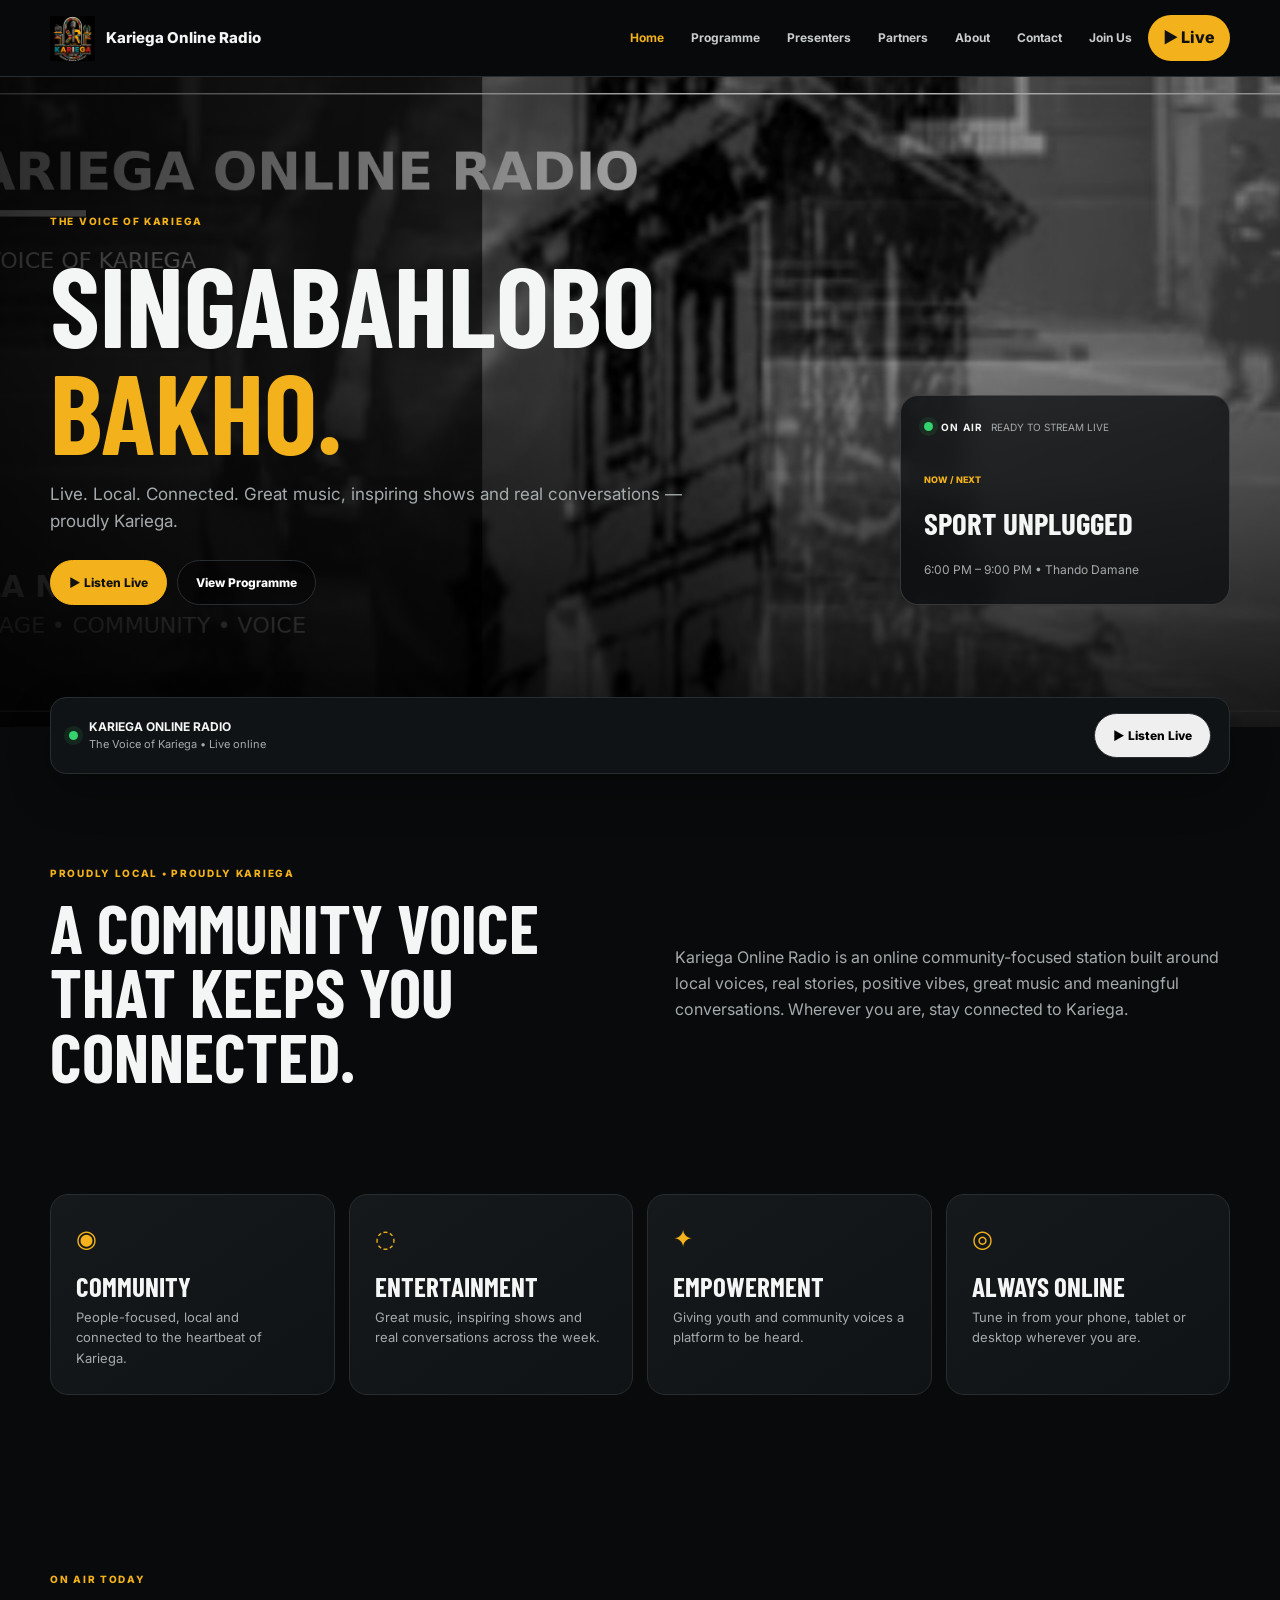
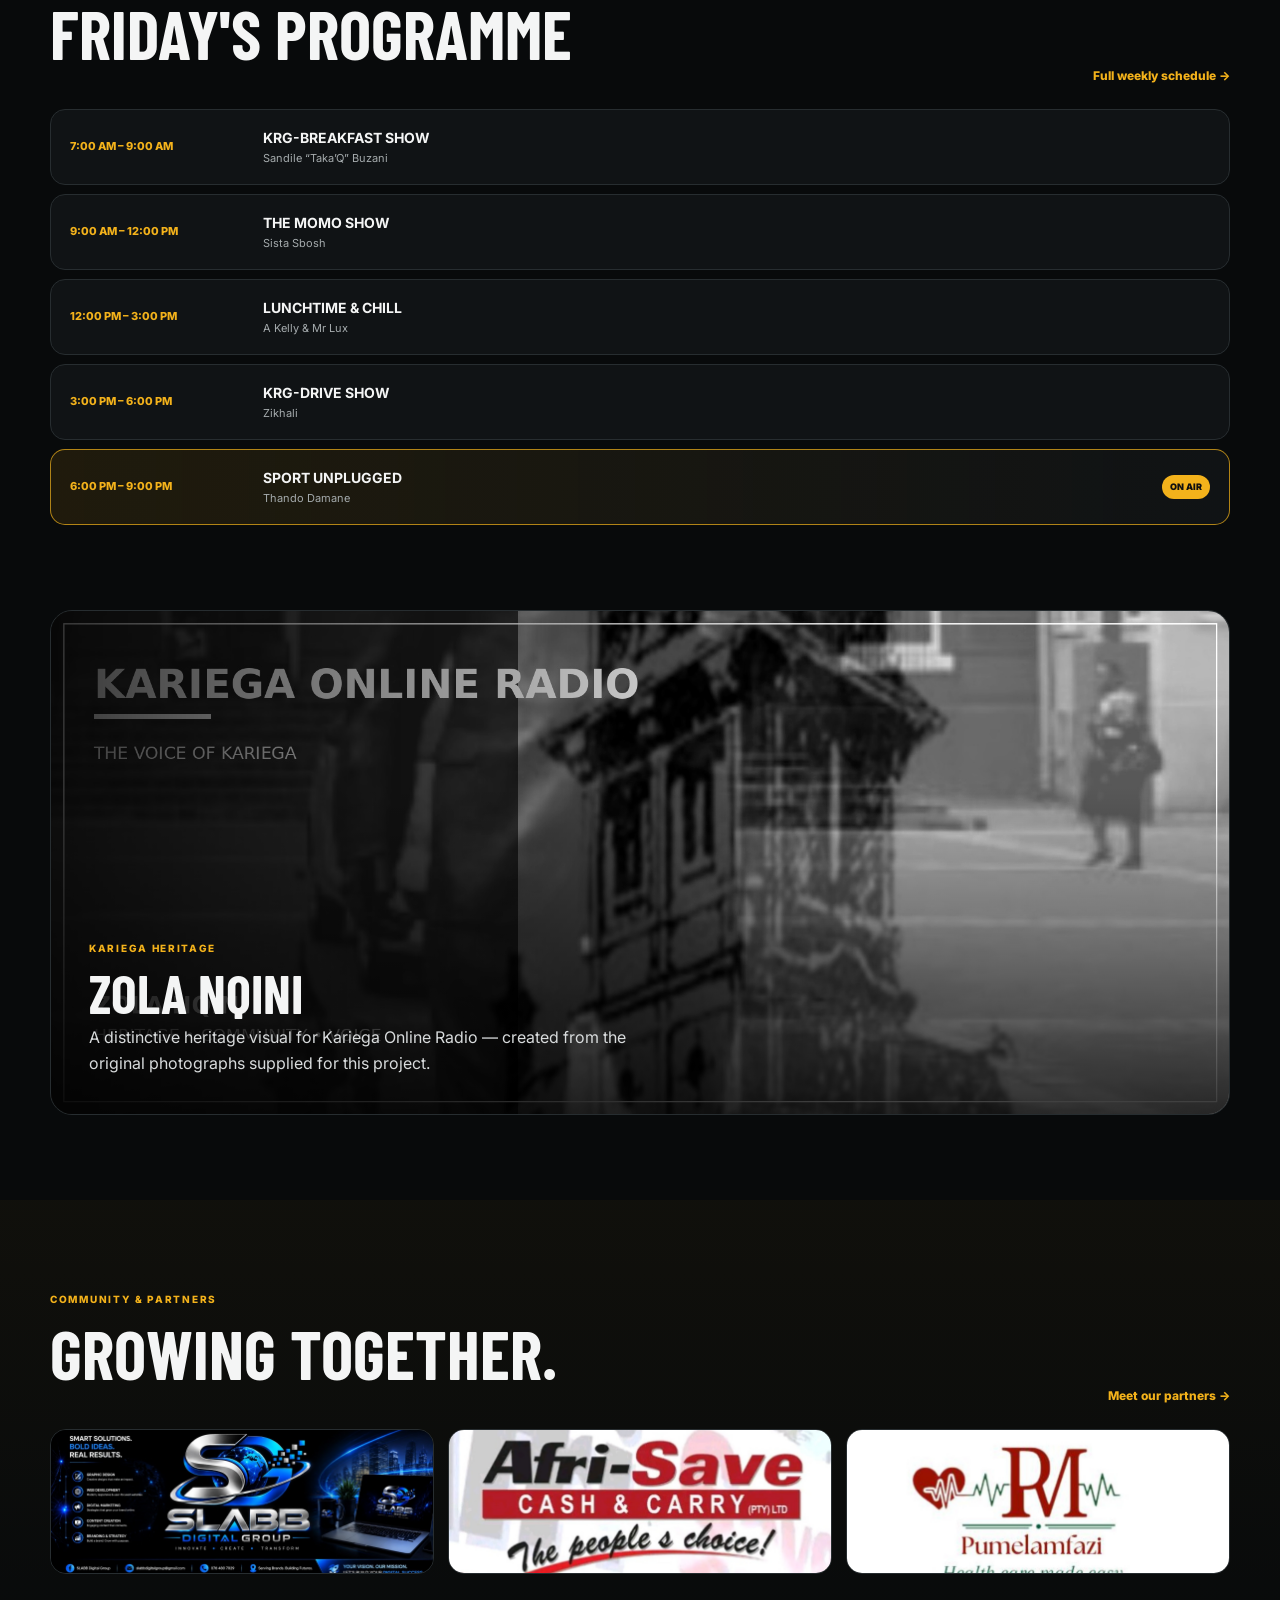
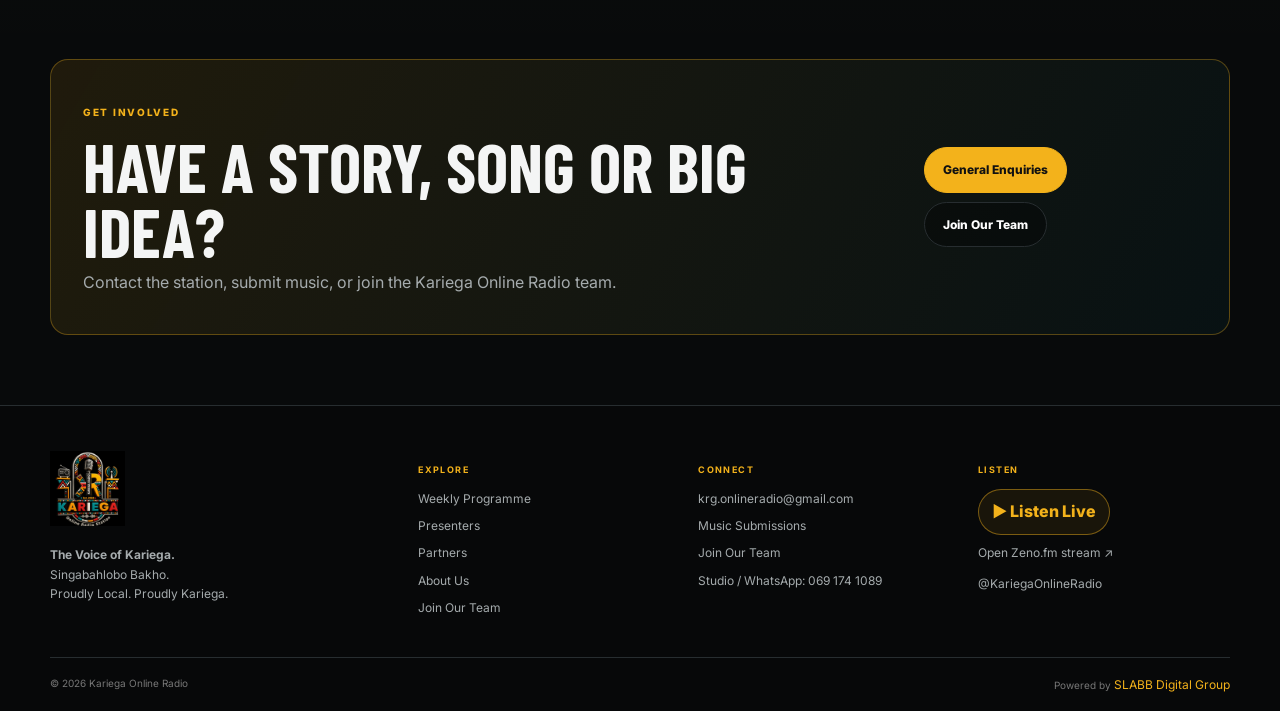
<file: index.html>
<!doctype html>
<html lang="en-ZA">
<head>
<meta charset="utf-8"><meta name="viewport" content="width=device-width,initial-scale=1,viewport-fit=cover">
<meta name="theme-color" content="#080a0b"><meta name="description" content="Kariega Online Radio — The Voice of Kariega. Live, local and connected.">
<link rel="manifest" href="manifest.json"><link rel="icon" href="assets/kariega-logo.png"><link rel="apple-touch-icon" href="assets/kariega-logo.png">
<link rel="stylesheet" href="styles.css"><title>Kariega Online Radio | The Voice of Kariega</title>
</head>
<body>
<div id="site-header"></div>
<main>
<section class="hero">
<img class="hero-image" src="assets/zola-nqini-heritage-banner.jpg" alt="Kariega heritage scene featuring Zola Nqini">
<div class="hero-shade"></div>
<div class="container hero-content">
<div class="hero-copy"><span class="eyebrow">THE VOICE OF KARIEGA</span><h1>Singabahlobo<br><em>Bakho.</em></h1><p>Live. Local. Connected. Great music, inspiring shows and real conversations — proudly Kariega.</p><div class="hero-actions"><button class="button primary" data-play>▶ Listen Live</button><a class="button secondary" href="schedule.html">View Programme</a><button id="installBtn" class="button secondary install">Install App</button></div></div>
<div class="glass hero-status"><div class="status-line"><span class="pulse"></span><strong>ON AIR</strong><span id="heroStatus">Ready to stream live</span></div><div class="status-show"><small>NOW / NEXT</small><strong id="heroNow">Checking today's programme…</strong><span id="heroNext"></span></div></div>
</div></section>
<section class="container live-bar"><div class="live-brand"><span class="pulse"></span><div><strong>KARIEGA ONLINE RADIO</strong><small id="liveMessage">The Voice of Kariega • Live online</small></div></div><button class="button mini" data-play>▶ Listen Live</button></section>
<section class="container section intro-grid"><div><span class="section-label">PROUDLY LOCAL • PROUDLY KARIEGA</span><h2>A community voice that keeps you connected.</h2></div><p>Kariega Online Radio is an online community-focused station built around local voices, real stories, positive vibes, great music and meaningful conversations. Wherever you are, stay connected to Kariega.</p></section>
<section class="container feature-grid section"><article class="feature"><div class="feature-icon">◉</div><h3>Community</h3><p>People-focused, local and connected to the heartbeat of Kariega.</p></article><article class="feature"><div class="feature-icon">◌</div><h3>Entertainment</h3><p>Great music, inspiring shows and real conversations across the week.</p></article><article class="feature"><div class="feature-icon">✦</div><h3>Empowerment</h3><p>Giving youth and community voices a platform to be heard.</p></article><article class="feature"><div class="feature-icon">◎</div><h3>Always Online</h3><p>Tune in from your phone, tablet or desktop wherever you are.</p></article></section>
<section class="container section"><div class="section-head"><div><span class="section-label">ON AIR TODAY</span><h2 id="todayTitle">Today's Programme</h2></div><a class="text-link" href="schedule.html">Full weekly schedule →</a></div><div id="todaySchedule" class="show-list"></div></section>
<section class="container heritage"><div class="heritage-card"><img src="assets/zola-nqini-heritage-banner.jpg" alt="Real Kariega heritage photographs"><div class="heritage-overlay"><div><span class="section-label">KARIEGA HERITAGE</span><h2>ZOLA NQINI</h2><p>A distinctive heritage visual for Kariega Online Radio — created from the original photographs supplied for this project.</p></div></div></div></section>
<section class="partner-highlight"><div class="container section"><div class="section-head"><div><span class="section-label">COMMUNITY & PARTNERS</span><h2>Growing together.</h2></div><a class="text-link" href="partners.html">Meet our partners →</a></div><div class="partner-strip"><a class="partner-mini" href="partners.html"><img src="assets/slabb-digital-group.jpg" alt="SLABB Digital Group"></a><a class="partner-mini" href="partners.html"><img src="assets/afri-save.jpg" alt="Afri-Save Cash & Carry"></a><a class="partner-mini" href="partners.html"><img src="assets/pumelamfazi.jpg" alt="Pumelamfazi Clinic Services"></a></div></div></section>
<section class="container cta section"><div><span class="section-label">GET INVOLVED</span><h2>Have a story, song or big idea?</h2><p>Contact the station, submit music, or join the Kariega Online Radio team.</p></div><div class="cta-actions"><a class="button primary" href="mailto:krg.onlineradio@gmail.com">General Enquiries</a><a class="button secondary" href="join.html">Join Our Team</a></div></section>
</main><div id="site-footer"></div><script src="app.js"></script>
</body></html>
</file>
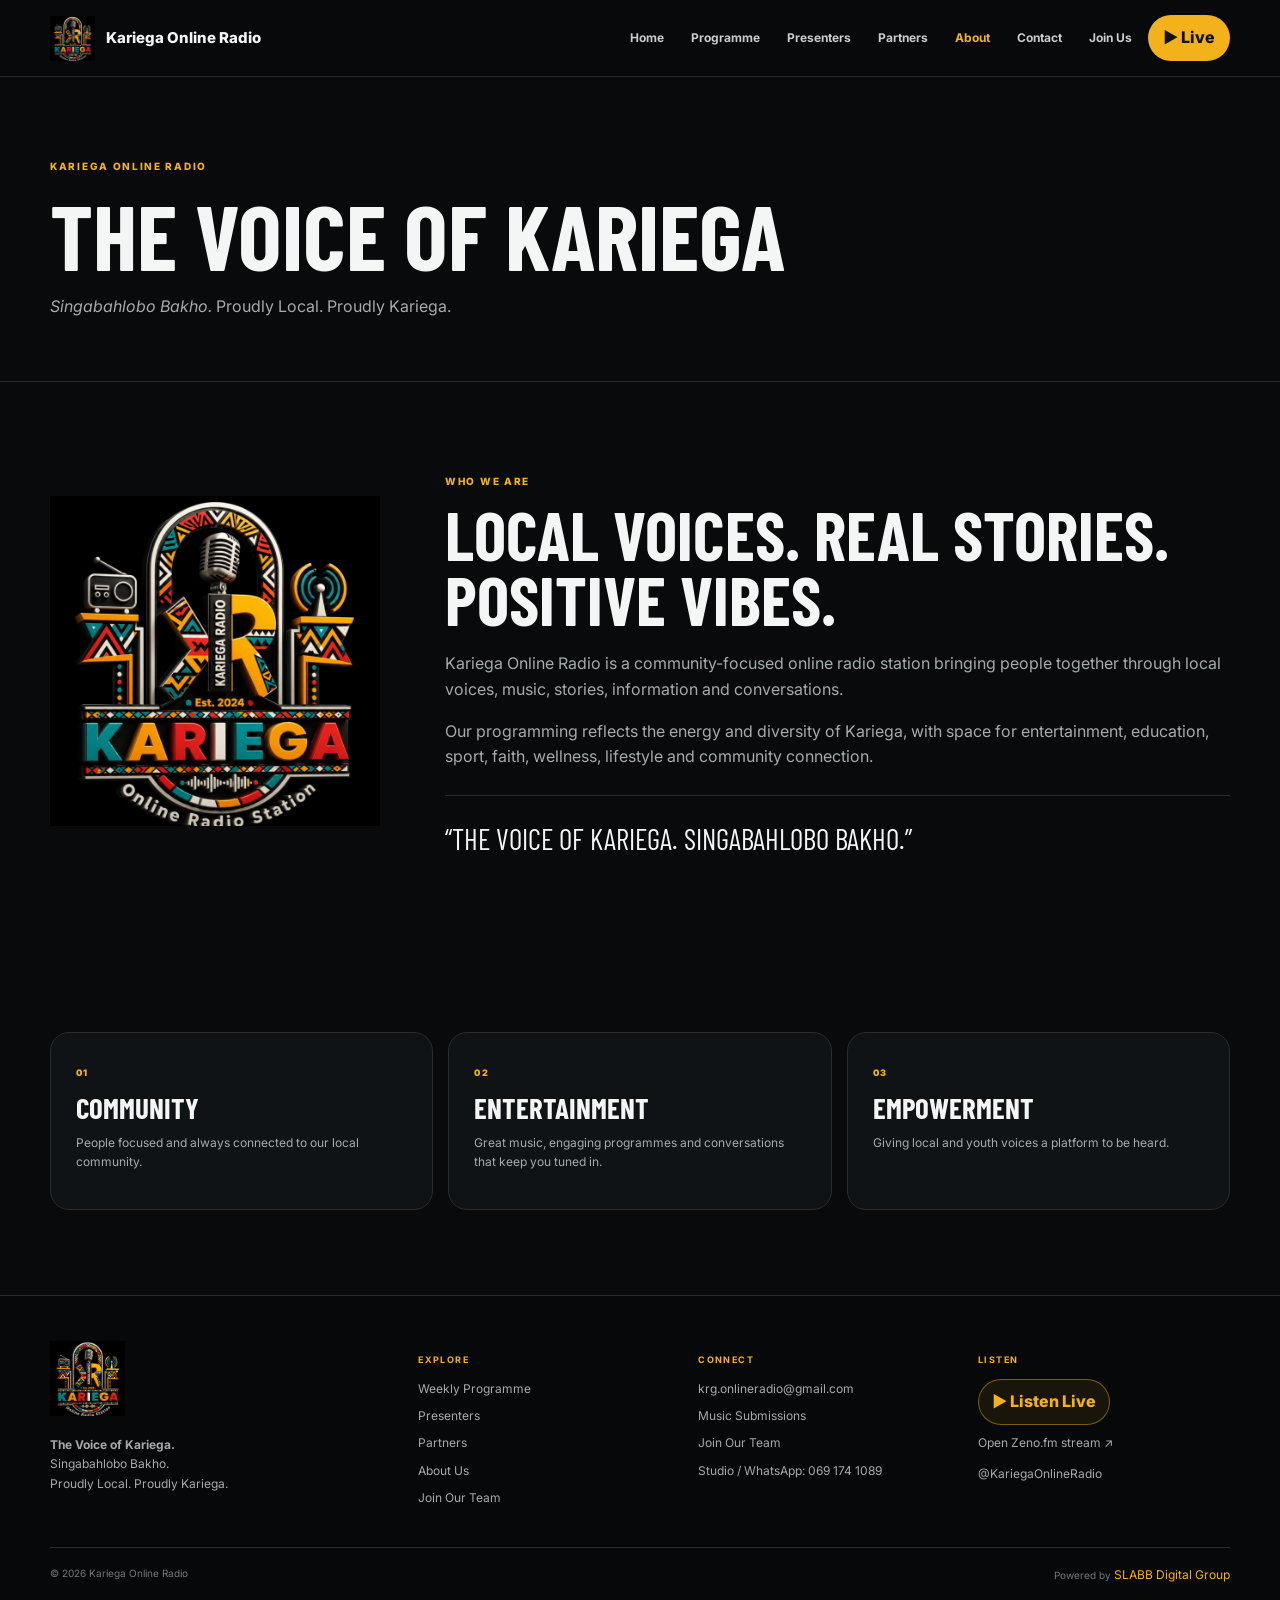
<file: about.html>
<!doctype html><html lang="en-ZA"><head>
<meta charset="utf-8"><meta name="viewport" content="width=device-width, initial-scale=1, viewport-fit=cover"><meta name="theme-color" content="#070809"><meta name="description" content="About Kariega Online Radio — The Voice of Kariega."><link rel="manifest" href="manifest.json"><link rel="icon" href="assets/kariega-logo.png"><link rel="stylesheet" href="styles.css"><title>About Us | Kariega Online Radio</title></head>
<body><div id="site-header"></div><main class="page"><section class="page-hero"><div class="container"><span class="section-label">KARIEGA ONLINE RADIO</span><h1>The Voice of Kariega</h1><p><em>Singabahlobo Bakho.</em> Proudly Local. Proudly Kariega.</p></div></section>
<section class="container section about-grid"><div><img class="about-logo" src="assets/kariega-logo.png" alt="Kariega Online Radio logo"></div><div><span class="section-label">WHO WE ARE</span><h2>Local voices. Real stories. Positive vibes.</h2><p>Kariega Online Radio is a community-focused online radio station bringing people together through local voices, music, stories, information and conversations.</p><p>Our programming reflects the energy and diversity of Kariega, with space for entertainment, education, sport, faith, wellness, lifestyle and community connection.</p><blockquote>“The Voice of Kariega. Singabahlobo Bakho.”</blockquote></div></section>
<section class="container section values-grid"><article><span>01</span><h3>Community</h3><p>People focused and always connected to our local community.</p></article><article><span>02</span><h3>Entertainment</h3><p>Great music, engaging programmes and conversations that keep you tuned in.</p></article><article><span>03</span><h3>Empowerment</h3><p>Giving local and youth voices a platform to be heard.</p></article></section></main><div id="site-footer"></div><script src="app.js"></script></body></html>
</file>
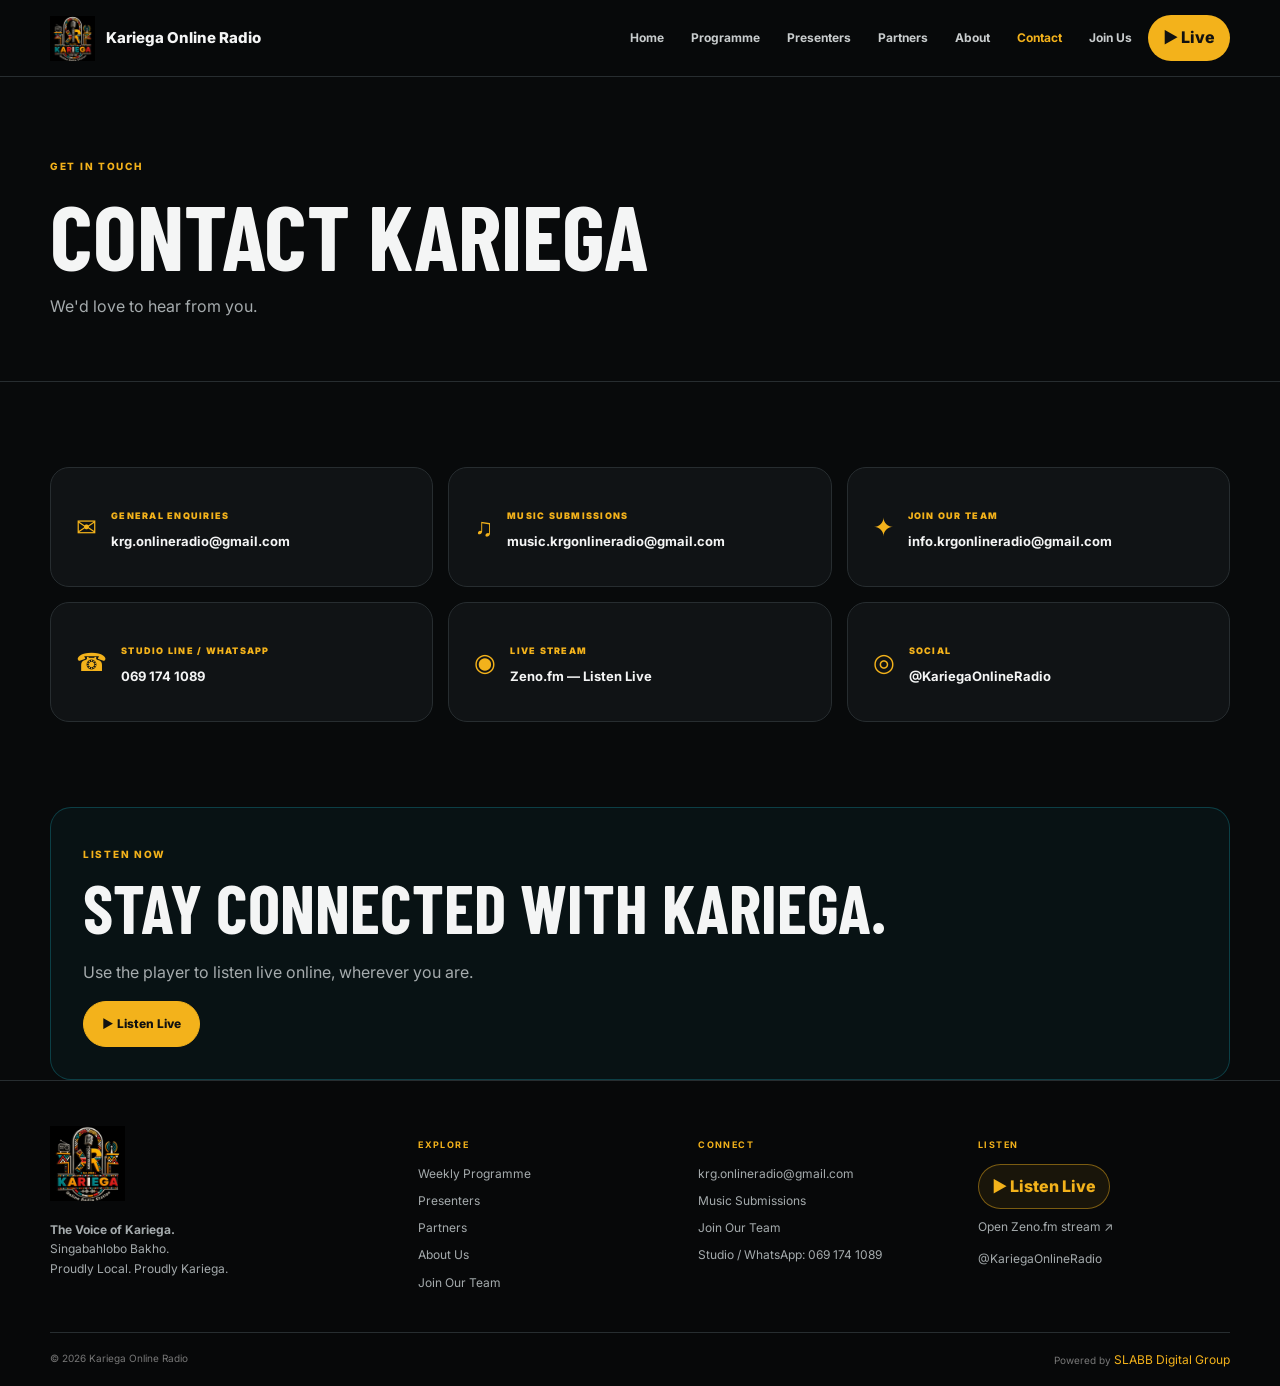
<file: contact.html>
<!doctype html><html lang="en-ZA"><head>
<meta charset="utf-8"><meta name="viewport" content="width=device-width, initial-scale=1, viewport-fit=cover"><meta name="theme-color" content="#070809"><meta name="description" content="Contact Kariega Online Radio for enquiries, music submissions and the live stream."><link rel="manifest" href="manifest.json"><link rel="icon" href="assets/kariega-logo.png"><link rel="stylesheet" href="styles.css"><title>Contact | Kariega Online Radio</title></head>
<body><div id="site-header"></div><main class="page"><section class="page-hero"><div class="container"><span class="section-label">GET IN TOUCH</span><h1>Contact Kariega</h1><p>We'd love to hear from you.</p></div></section><section class="container section contact-grid">
<a class="contact-card" href="mailto:krg.onlineradio@gmail.com"><span>✉</span><div><small>GENERAL ENQUIRIES</small><strong>krg.onlineradio@gmail.com</strong></div></a>
<a class="contact-card" href="mailto:music.krgonlineradio@gmail.com"><span>♫</span><div><small>MUSIC SUBMISSIONS</small><strong>music.krgonlineradio@gmail.com</strong></div></a>
<a class="contact-card" href="mailto:info.krgonlineradio@gmail.com?subject=Join%20the%20Kariega%20Online%20Radio%20Team"><span>✦</span><div><small>JOIN OUR TEAM</small><strong>info.krgonlineradio@gmail.com</strong></div></a>
<a class="contact-card" href="tel:+27691741089"><span>☎</span><div><small>STUDIO LINE / WHATSAPP</small><strong>069 174 1089</strong></div></a>
<a class="contact-card" href="https://stream.zeno.fm/uoscm48onclvv" target="_blank" rel="noopener"><span>◉</span><div><small>LIVE STREAM</small><strong>Zeno.fm — Listen Live</strong></div></a>
<div class="contact-card"><span>◎</span><div><small>SOCIAL</small><strong>@KariegaOnlineRadio</strong></div></div>
</section><section class="container section contact-panel"><div><span class="section-label">LISTEN NOW</span><h2>Stay connected with Kariega.</h2><p>Use the player to listen live online, wherever you are.</p></div><button class="button primary" data-play>▶ Listen Live</button></section></main><div id="site-footer"></div><script src="app.js"></script></body></html>
</file>
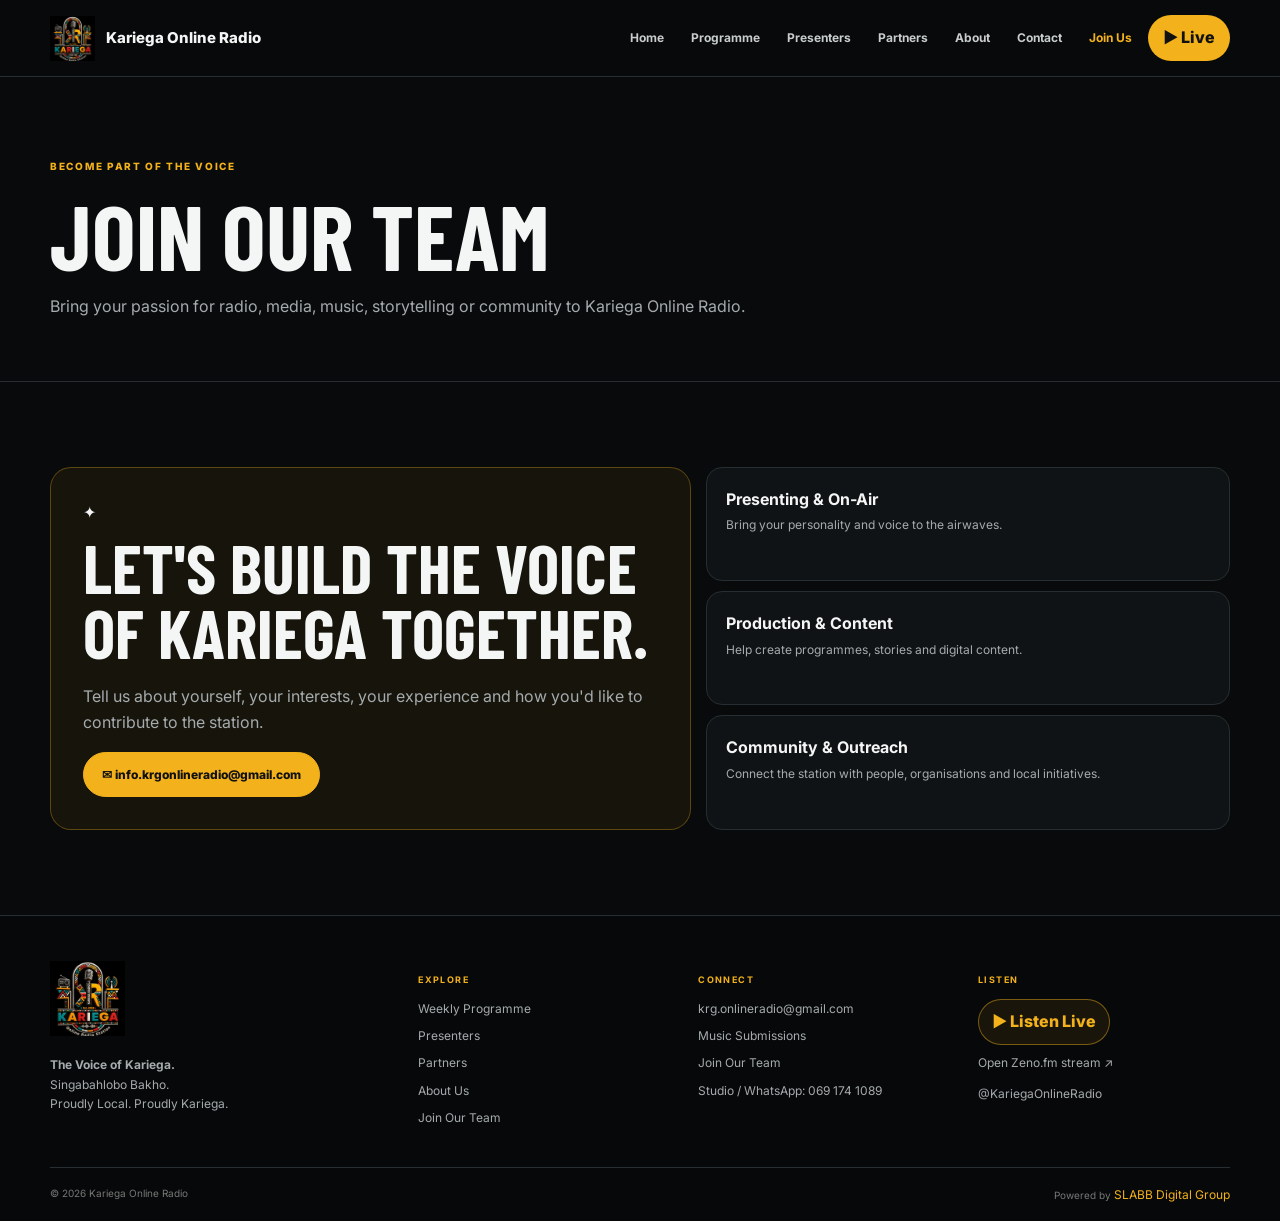
<file: join.html>
<!doctype html><html lang="en-ZA"><head>
<meta charset="utf-8"><meta name="viewport" content="width=device-width, initial-scale=1, viewport-fit=cover"><meta name="theme-color" content="#070809"><meta name="description" content="Join the Kariega Online Radio team."><link rel="manifest" href="manifest.json"><link rel="icon" href="assets/kariega-logo.png"><link rel="stylesheet" href="styles.css"><title>Join Our Team | Kariega Online Radio</title></head>
<body><div id="site-header"></div><main class="page"><section class="page-hero"><div class="container"><span class="section-label">BECOME PART OF THE VOICE</span><h1>Join Our Team</h1><p>Bring your passion for radio, media, music, storytelling or community to Kariega Online Radio.</p></div></section><section class="container section join-layout"><div class="join-card"><span class="big-icon">✦</span><h2>Let's build the voice of Kariega together.</h2><p>Tell us about yourself, your interests, your experience and how you'd like to contribute to the station.</p><a class="button primary" href="mailto:info.krgonlineradio@gmail.com?subject=Join%20the%20Kariega%20Online%20Radio%20Team">✉ info.krgonlineradio@gmail.com</a></div><div class="join-points"><div><strong>Presenting & On-Air</strong><span>Bring your personality and voice to the airwaves.</span></div><div><strong>Production & Content</strong><span>Help create programmes, stories and digital content.</span></div><div><strong>Community & Outreach</strong><span>Connect the station with people, organisations and local initiatives.</span></div></div></section></main><div id="site-footer"></div><script src="app.js"></script></body></html>
</file>
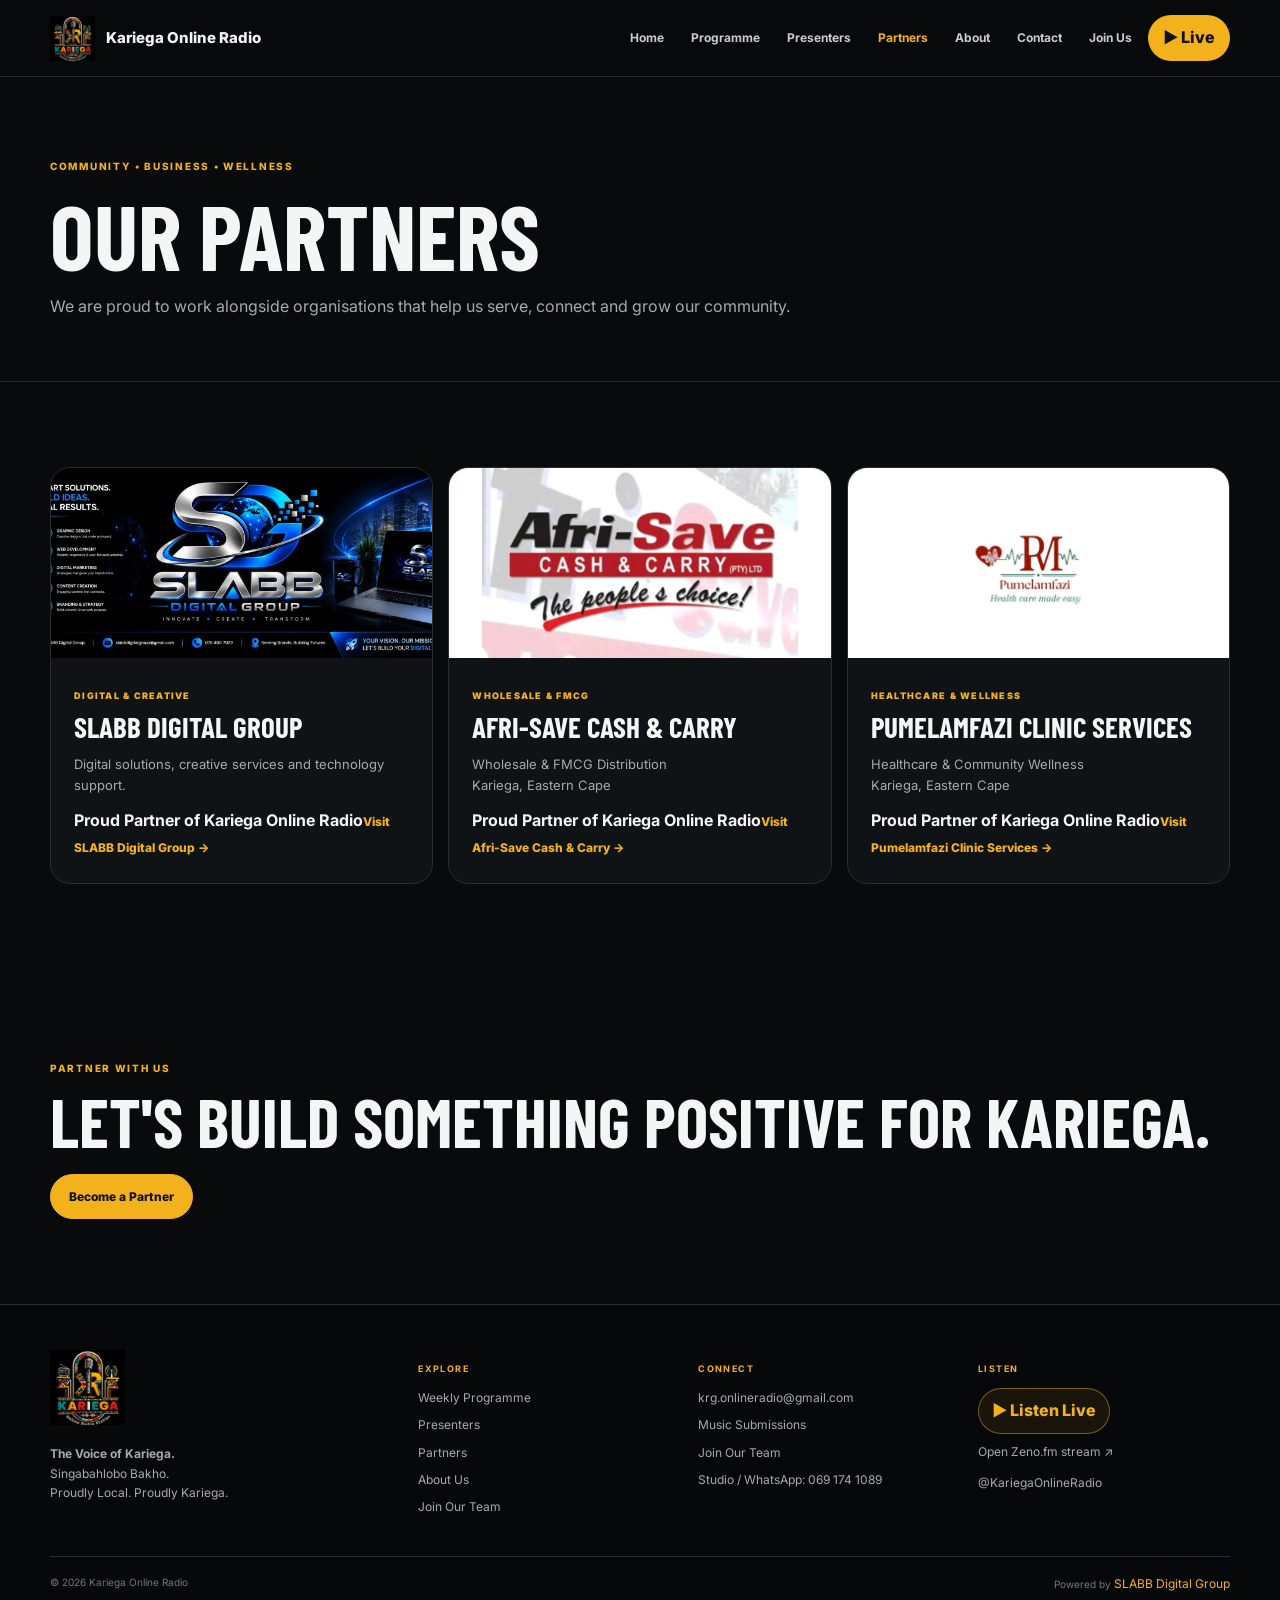
<file: partners.html>
<!doctype html><html lang="en-ZA"><head>
<meta charset="utf-8"><meta name="viewport" content="width=device-width, initial-scale=1, viewport-fit=cover"><meta name="theme-color" content="#070809"><meta name="description" content="Kariega Online Radio partners."><link rel="manifest" href="manifest.json"><link rel="icon" href="assets/kariega-logo.png"><link rel="stylesheet" href="styles.css"><title>Our Partners | Kariega Online Radio</title></head>
<body><div id="site-header"></div><main class="page"><section class="page-hero"><div class="container"><span class="section-label">COMMUNITY • BUSINESS • WELLNESS</span><h1>Our Partners</h1><p>We are proud to work alongside organisations that help us serve, connect and grow our community.</p></div></section><section class="container section partners-grid">
<article class="partner-card"><div class="partner-image"><img src="assets/slabb-digital-group.jpg" alt="SLABB Digital Group"></div><div class="partner-body"><span class="partner-type">DIGITAL & CREATIVE</span><h2>SLABB DIGITAL GROUP</h2><p>Digital solutions, creative services and technology support.</p><strong>Proud Partner of Kariega Online Radio</strong><a class="text-link" href="https://slabb-digital-group.github.io/SLABB-Digital-Group-web/" target="_blank" rel="noopener">Visit SLABB Digital Group →</a></div></article>
<article class="partner-card"><div class="partner-image light"><img src="assets/afri-save.jpg" alt="Afri-Save Cash & Carry"></div><div class="partner-body"><span class="partner-type">WHOLESALE & FMCG</span><h2>AFRI-SAVE CASH & CARRY</h2><p>Wholesale & FMCG Distribution<br>Kariega, Eastern Cape</p><strong>Proud Partner of Kariega Online Radio</strong><a class="text-link" href="https://www.afri-saveonline.co.za/" target="_blank" rel="noopener">Visit Afri-Save Cash & Carry →</a></div></article>
<article class="partner-card"><div class="partner-image light"><img src="assets/pumelamfazi.jpg" alt="Pumelamfazi Clinic Services"></div><div class="partner-body"><span class="partner-type">HEALTHCARE & WELLNESS</span><h2>PUMELAMFAZI CLINIC SERVICES</h2><p>Healthcare & Community Wellness<br>Kariega, Eastern Cape</p><strong>Proud Partner of Kariega Online Radio</strong><a class="text-link" href="https://slabb-digital-group.github.io/pumelamfazi-clinic-services/" target="_blank" rel="noopener">Visit Pumelamfazi Clinic Services →</a></div></article>
</section><section class="container section partner-cta"><span class="section-label">PARTNER WITH US</span><h2>Let's build something positive for Kariega.</h2><a class="button primary" href="mailto:krg.onlineradio@gmail.com?subject=Kariega%20Online%20Radio%20Partnership%20Enquiry">Become a Partner</a></section></main><div id="site-footer"></div><script src="app.js"></script></body></html>
</file>
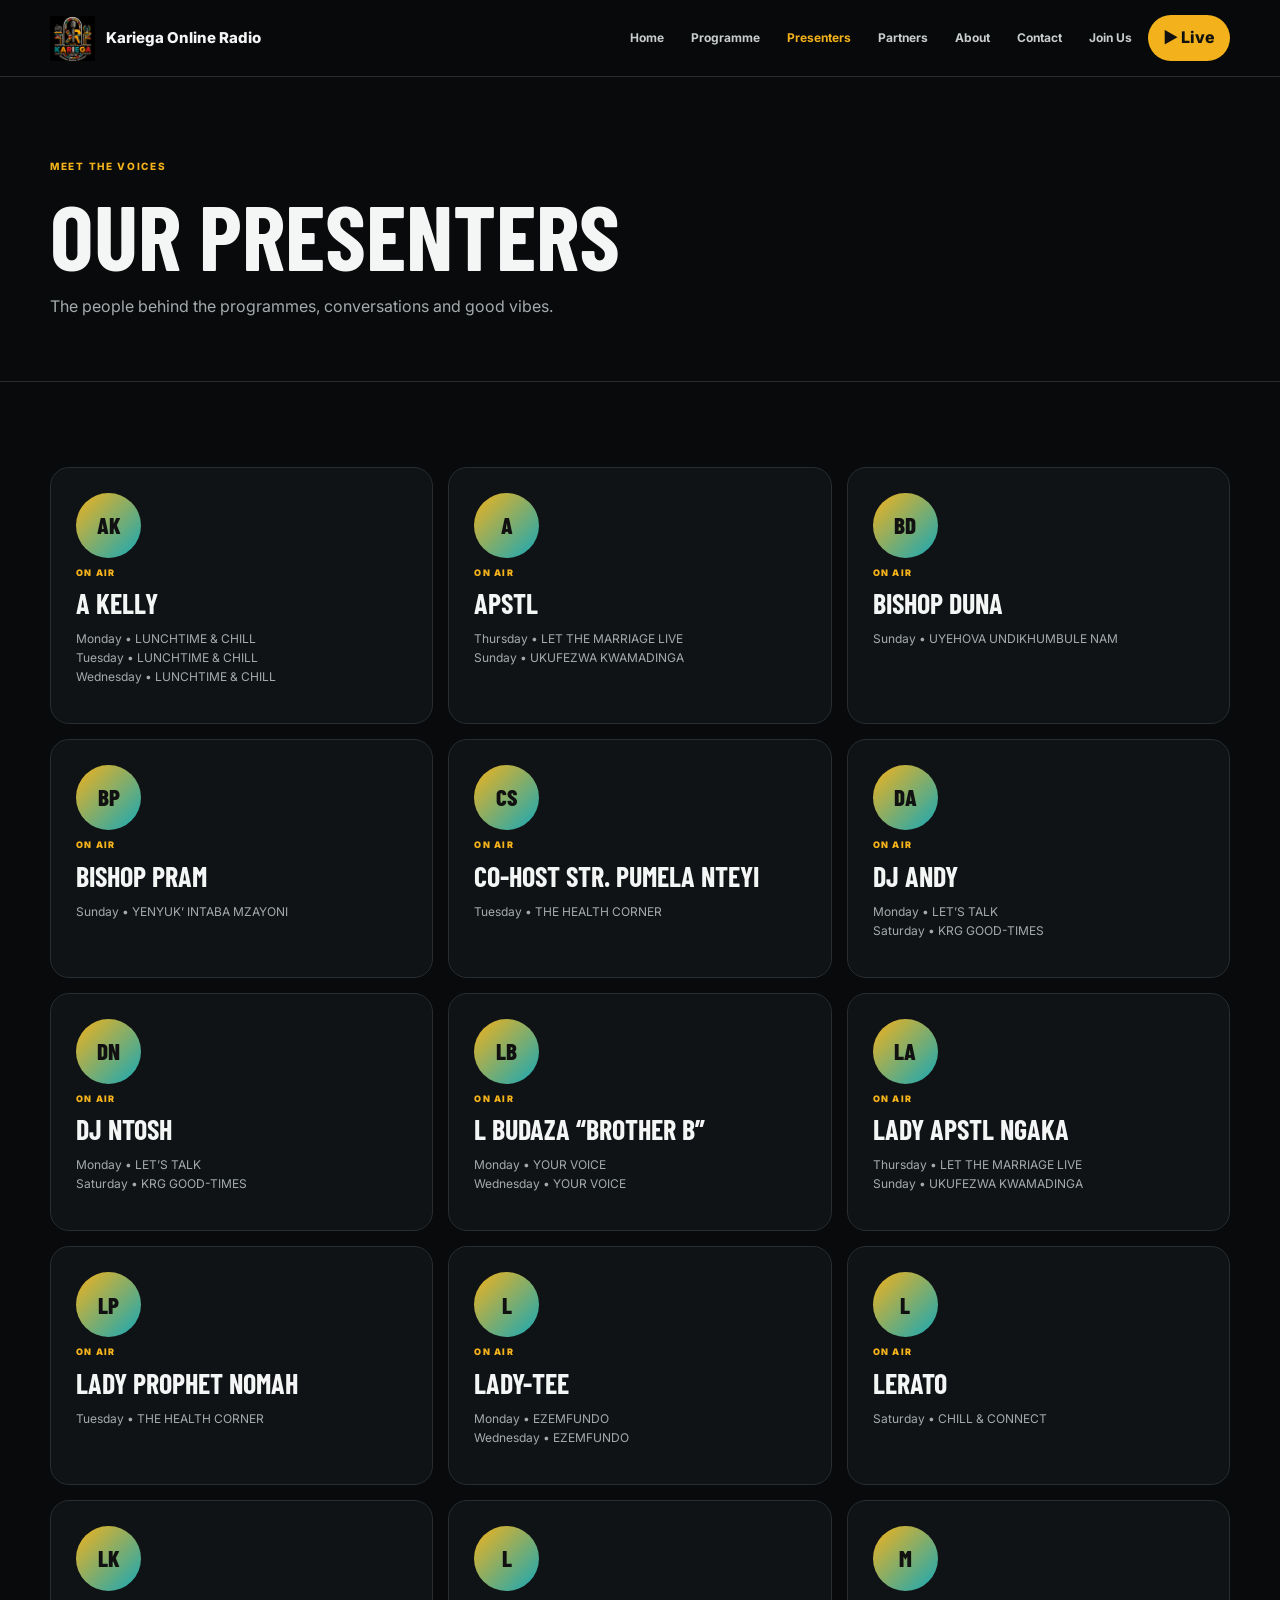
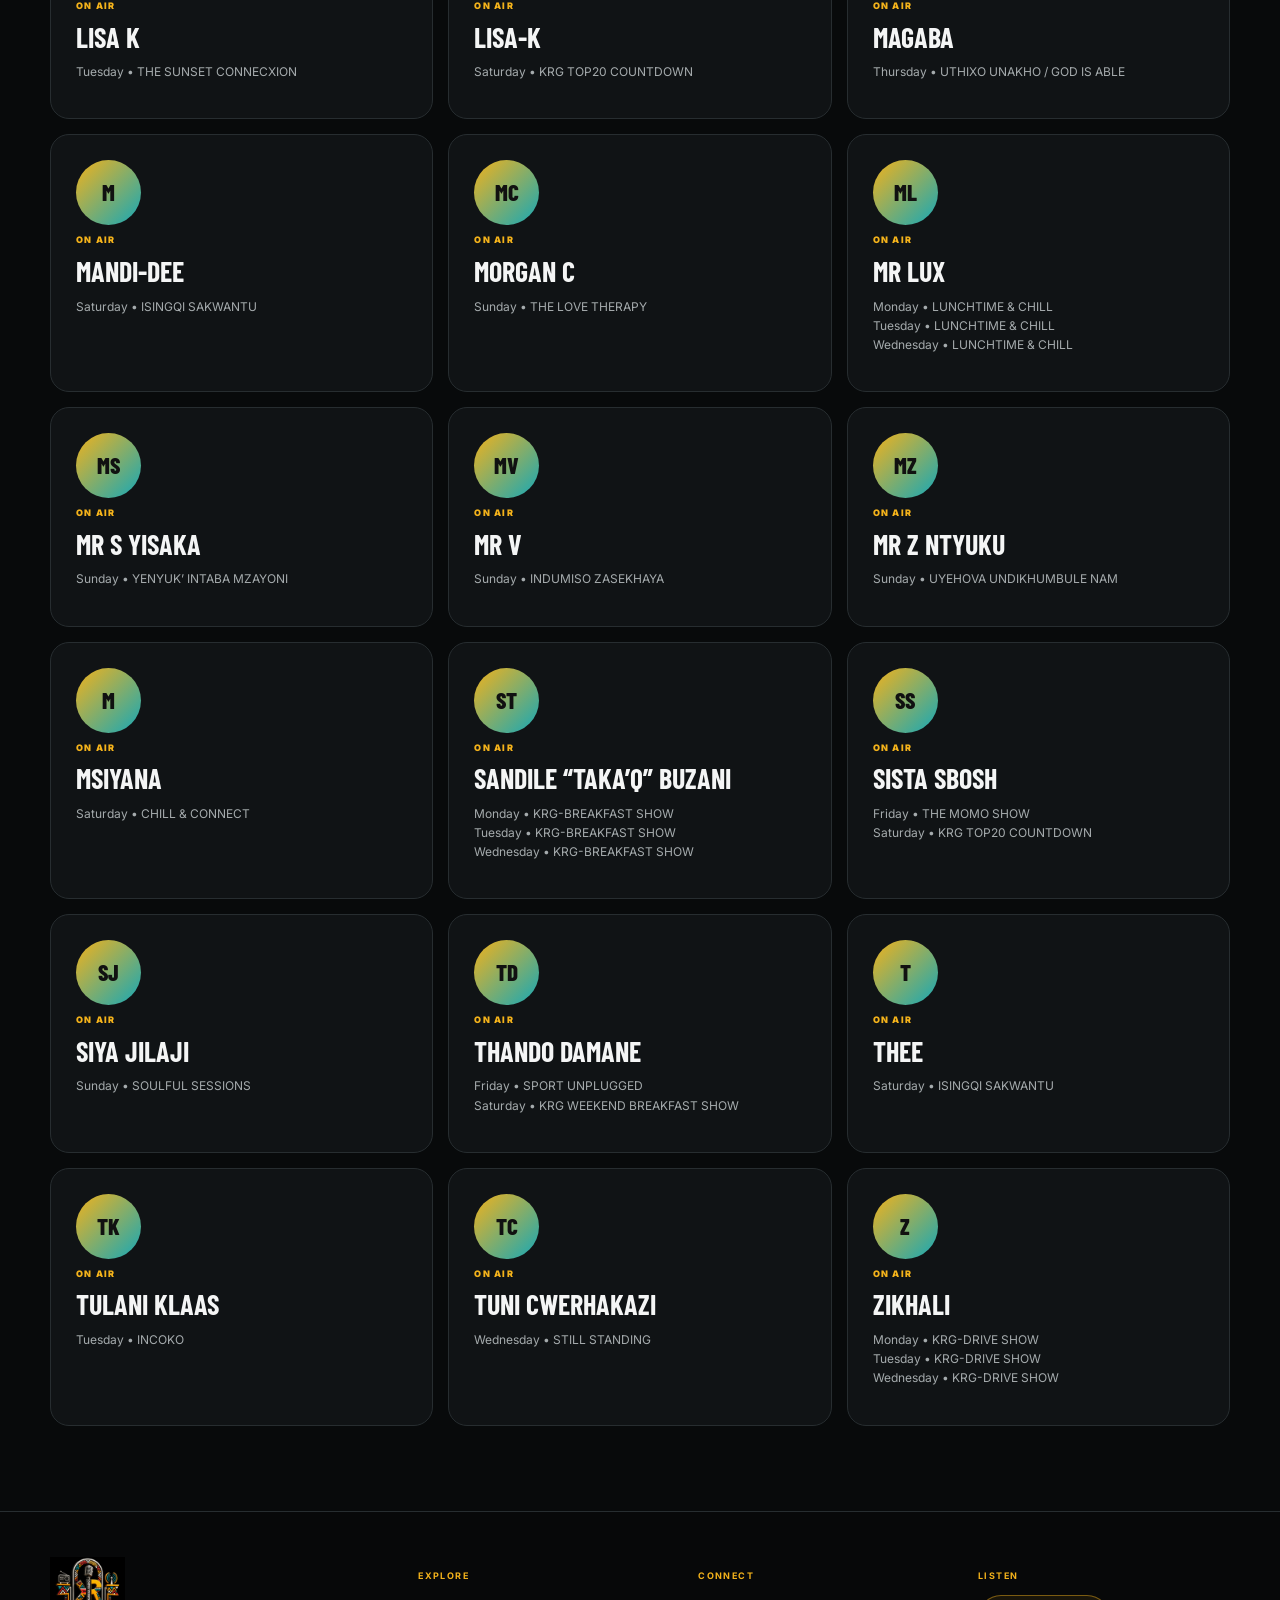
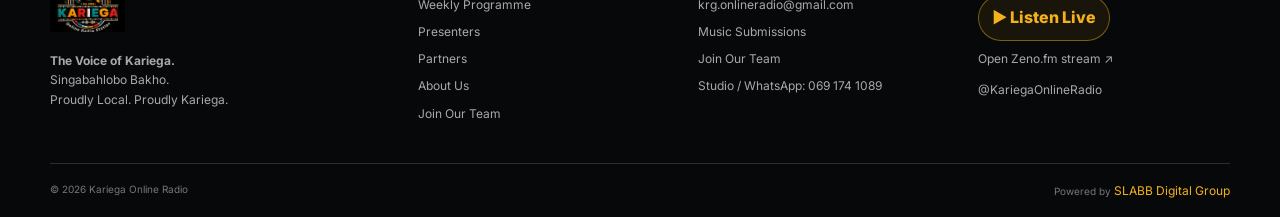
<file: presenters.html>
<!doctype html><html lang="en-ZA"><head>
<meta charset="utf-8"><meta name="viewport" content="width=device-width, initial-scale=1, viewport-fit=cover"><meta name="theme-color" content="#070809"><meta name="description" content="Meet the presenters and voices of Kariega Online Radio."><link rel="manifest" href="manifest.json"><link rel="icon" href="assets/kariega-logo.png"><link rel="stylesheet" href="styles.css"><title>Presenters | Kariega Online Radio</title></head>
<body><div id="site-header"></div><main class="page"><section class="page-hero"><div class="container"><span class="section-label">MEET THE VOICES</span><h1>Our Presenters</h1><p>The people behind the programmes, conversations and good vibes.</p></div></section><section class="container section"><div id="presentersGrid" class="presenters-grid"></div></section></main><div id="site-footer"></div><script src="app.js"></script></body></html>
</file>
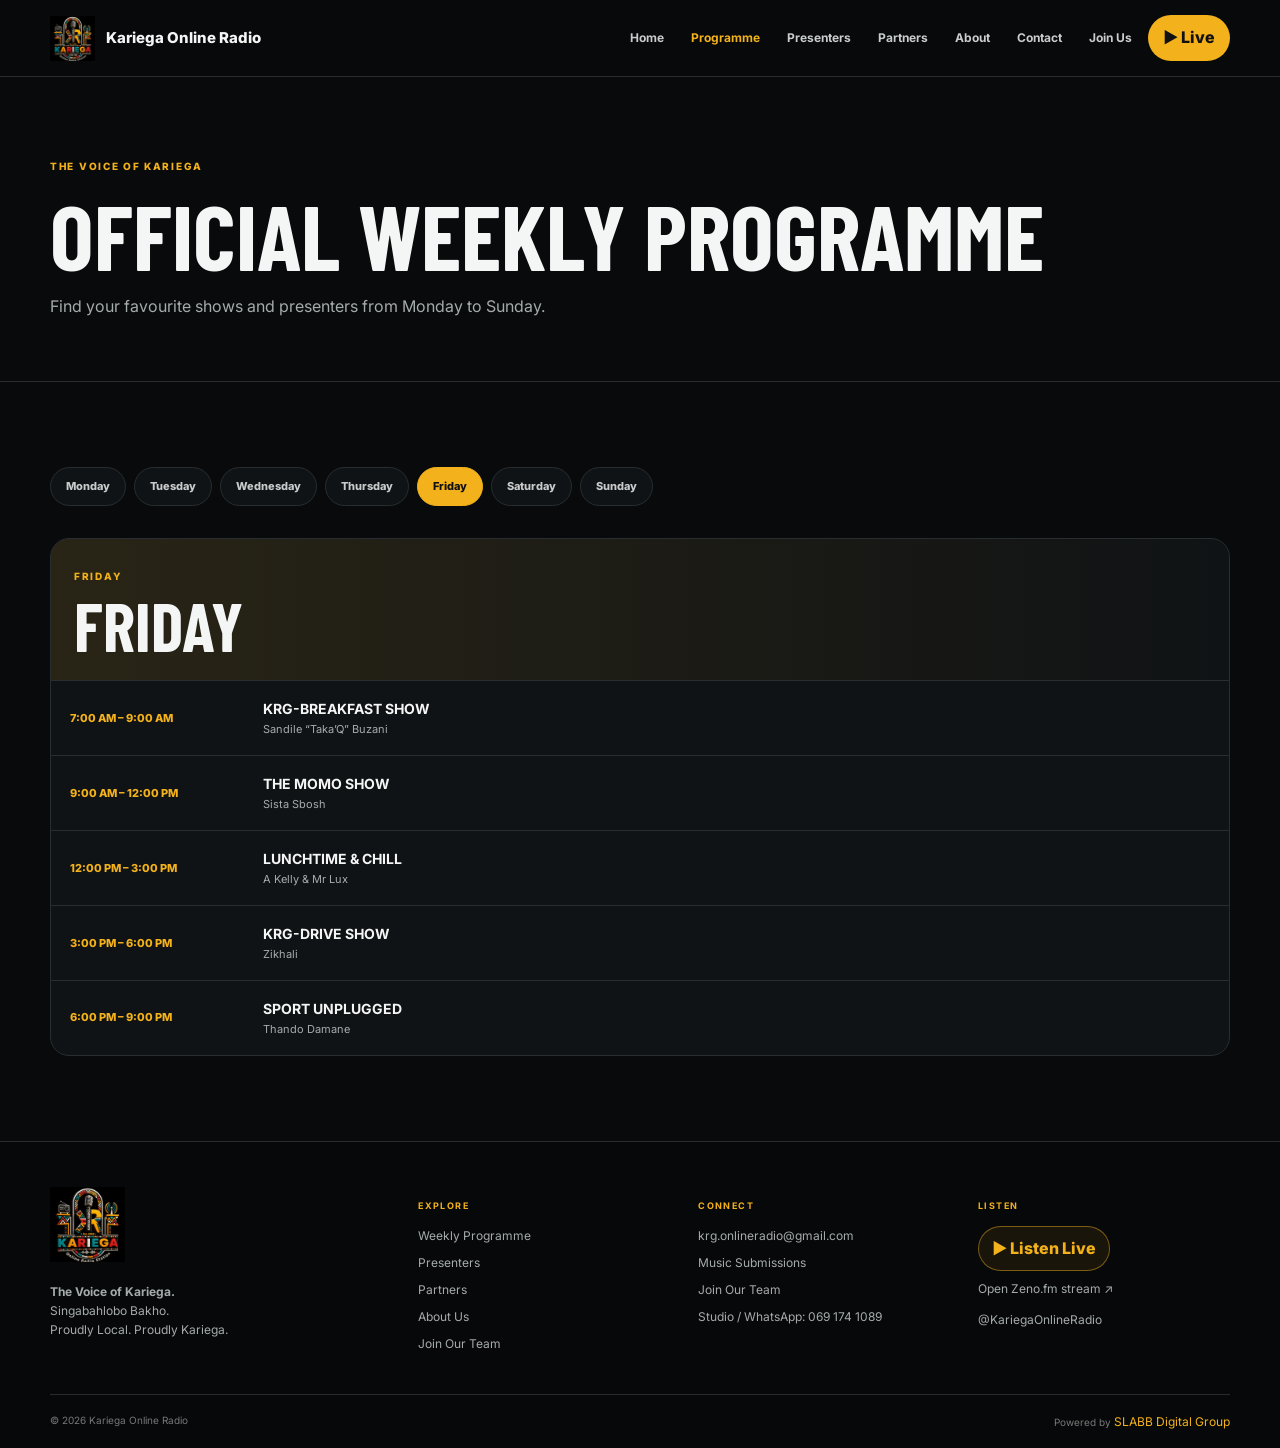
<file: schedule.html>
<!doctype html><html lang="en-ZA"><head>
<meta charset="utf-8"><meta name="viewport" content="width=device-width, initial-scale=1, viewport-fit=cover"><meta name="theme-color" content="#070809"><meta name="description" content="Official weekly programme schedule for Kariega Online Radio."><link rel="manifest" href="manifest.json"><link rel="icon" href="assets/kariega-logo.png"><link rel="stylesheet" href="styles.css"><title>Programme Schedule | Kariega Online Radio</title></head>
<body><div id="site-header"></div><main class="page"><section class="page-hero"><div class="container"><span class="section-label">THE VOICE OF KARIEGA</span><h1>Official Weekly Programme</h1><p>Find your favourite shows and presenters from Monday to Sunday.</p></div></section><section class="container section"><div id="dayTabs" class="day-tabs" role="tablist"></div><div id="fullSchedule" class="schedule-days"></div></section></main><div id="site-footer"></div><script src="app.js"></script></body></html>
</file>
<file: styles.css>
@import url('https://fonts.googleapis.com/css2?family=Barlow+Condensed:wght@500;600;700&family=Inter:wght@400;500;600;700;800&display=swap');
:root{--bg:#080a0b;--surface:#101315;--surface2:#15191b;--text:#f4f5f5;--muted:#a5abad;--line:#272d30;--accent:#f3b21b;--accent2:#15a8b8;--max:1180px;--r:18px}
*{box-sizing:border-box}html{scroll-behavior:smooth}body{margin:0;background:var(--bg);color:var(--text);font-family:Inter,Arial,sans-serif;line-height:1.6}a{color:inherit;text-decoration:none}button{font:inherit}.container{width:min(var(--max),calc(100% - 32px));margin:auto}
.site-header{position:sticky;top:0;z-index:50;background:rgba(8,10,11,.94);backdrop-filter:blur(14px);border-bottom:1px solid var(--line)}
.nav{min-height:76px;display:flex;align-items:center;justify-content:space-between;gap:20px}.brand{display:flex;align-items:center;gap:11px;font-weight:800}.brand img{width:45px;height:45px;object-fit:contain}.brand span{font-size:15px}.nav-links{display:flex;align-items:center;gap:5px}.nav-links a{padding:9px 11px;color:#c8cccd;font-size:12px;font-weight:700}.nav-links a:hover,.nav-links a.active{color:var(--accent)}.nav-live{border:0;background:var(--accent);color:#111;padding:10px 15px;border-radius:999px;font-weight:800;cursor:pointer}.menu{display:none;background:none;border:1px solid var(--line);color:white;border-radius:10px;padding:8px 11px}
.hero{position:relative;min-height:650px;display:flex;align-items:flex-end;overflow:hidden}.hero-image{position:absolute;inset:0;width:100%;height:100%;object-fit:cover;filter:contrast(1.04)}.hero-shade{position:absolute;inset:0;background:linear-gradient(90deg,rgba(0,0,0,.83),rgba(0,0,0,.25) 62%,rgba(0,0,0,.45)),linear-gradient(0deg,rgba(0,0,0,.8),transparent 55%)}.hero-content{position:relative;z-index:2;padding:70px 0 62px;display:grid;grid-template-columns:1fr 330px;gap:50px;align-items:end}.eyebrow,.section-label{font-size:10px;letter-spacing:.17em;font-weight:800;color:var(--accent)}h1,h2,h3{font-family:"Barlow Condensed",Impact,sans-serif;line-height:.95;text-transform:uppercase}h1{font-size:clamp(64px,9vw,112px);margin:18px 0}h1 em{font-style:normal;color:var(--accent)}h2{font-size:clamp(42px,6vw,68px);margin:10px 0 20px}p{color:var(--muted)}.hero-copy p{max-width:650px;font-size:17px}.hero-actions{display:flex;gap:10px;flex-wrap:wrap;margin-top:25px}.button{display:inline-flex;align-items:center;justify-content:center;border-radius:999px;padding:12px 18px;border:1px solid var(--line);font-weight:800;font-size:12px;cursor:pointer}.button.primary{background:var(--accent);color:#111;border-color:var(--accent)}.button.secondary{background:rgba(0,0,0,.35);color:white}.glass{background:rgba(10,12,13,.72);border:1px solid rgba(255,255,255,.16);backdrop-filter:blur(12px);border-radius:18px;padding:23px}.status-line{display:flex;align-items:center;gap:8px;font-size:10px;text-transform:uppercase;letter-spacing:.12em}.pulse{display:inline-block;width:9px;height:9px;border-radius:50%;background:#35d26e;box-shadow:0 0 0 5px rgba(53,210,110,.1)}.status-line span:last-child{color:var(--muted);letter-spacing:0}.status-show{margin-top:30px}.status-show small{color:var(--accent);font-size:9px;font-weight:800}.status-show strong{display:block;font-family:"Barlow Condensed";font-size:31px;text-transform:uppercase;margin:8px 0}.status-show span{color:var(--muted);font-size:12px}
.live-bar{margin-top:-30px;position:relative;z-index:5;background:var(--surface);border:1px solid var(--line);border-radius:16px;padding:15px 18px;display:flex;justify-content:space-between;align-items:center;box-shadow:0 18px 40px rgba(0,0,0,.25)}.live-brand{display:flex;align-items:center;gap:11px}.live-brand strong,.live-brand small{display:block}.live-brand strong{font-size:12px}.live-brand small{font-size:11px;color:var(--muted)}
.section{padding:85px 0}.intro-grid{display:grid;grid-template-columns:1fr 1fr;gap:70px;align-items:center}.intro-grid p{font-size:16px}.feature-grid{display:grid;grid-template-columns:repeat(4,1fr);gap:14px;padding-top:0}.feature{padding:25px;border:1px solid var(--line);border-radius:var(--r);background:linear-gradient(145deg,var(--surface2),var(--surface));min-height:190px}.feature-icon{color:var(--accent);font-size:24px}.feature h3{font-size:27px;margin:16px 0 7px}.feature p{font-size:13px;margin:0}.section-head{display:flex;align-items:end;justify-content:space-between;gap:20px}.text-link{font-size:12px;font-weight:800;color:var(--accent)}.show-list{display:grid;gap:9px;margin-top:24px}.show-row{display:grid;grid-template-columns:175px 1fr auto;gap:18px;align-items:center;padding:17px 19px;background:var(--surface);border:1px solid var(--line);border-radius:15px}.show-row.active{border-color:rgba(243,178,27,.7);background:linear-gradient(90deg,rgba(243,178,27,.10),var(--surface))}.show-time{color:var(--accent);font-size:11px;font-weight:800}.show-main strong,.show-main span{display:block}.show-main strong{font-size:14px}.show-main span{font-size:11px;color:var(--muted)}.on-now{font-size:9px;font-weight:900;background:var(--accent);color:#111;padding:5px 8px;border-radius:999px}
.heritage{padding:0 0 85px}.heritage-card{position:relative;overflow:hidden;border:1px solid var(--line);border-radius:22px;min-height:390px}.heritage-card img{width:100%;height:100%;min-height:390px;object-fit:cover;display:block;filter:contrast(1.05)}.heritage-overlay{position:absolute;inset:0;display:flex;align-items:flex-end;padding:38px;background:linear-gradient(90deg,rgba(0,0,0,.78),transparent 70%),linear-gradient(0deg,rgba(0,0,0,.78),transparent 65%)}.heritage-overlay h2{font-size:54px;margin:7px 0}.heritage-overlay p{max-width:570px;margin:0;color:#d8dbdc}.partner-highlight{background:linear-gradient(180deg,rgba(243,178,27,.035),transparent)}.partner-strip{display:grid;grid-template-columns:repeat(3,1fr);gap:14px;margin-top:24px}.partner-mini{height:145px;border:1px solid var(--line);border-radius:16px;overflow:hidden;background:#0d0f10}.partner-mini img{width:100%;height:100%;object-fit:cover}.cta{margin-top:0;margin-bottom:70px;padding:38px 32px;border:1px solid rgba(243,178,27,.32);border-radius:var(--r);background:linear-gradient(120deg,rgba(243,178,27,.10),rgba(21,168,184,.05));display:flex;justify-content:space-between;align-items:center;gap:25px}.cta h2{margin-bottom:7px}.cta p{margin:0}.cta-actions{display:flex;gap:9px;flex-wrap:wrap}
.page-hero{padding:75px 0 45px;border-bottom:1px solid var(--line)}.page-hero h1{font-size:clamp(58px,8vw,92px);margin:13px 0}.page-hero p{max-width:760px;font-size:16px}.day-tabs{display:flex;gap:8px;overflow:auto;padding-bottom:8px;margin-bottom:24px}.day-tab{border:1px solid var(--line);background:var(--surface);color:#c7c9ca;border-radius:999px;padding:10px 15px;font-size:11px;font-weight:800;cursor:pointer}.day-tab.selected{background:var(--accent);border-color:var(--accent);color:#111}.day-panel{background:var(--surface);border:1px solid var(--line);border-radius:19px;overflow:hidden}.day-panel-head{padding:23px;background:linear-gradient(90deg,rgba(243,178,27,.11),transparent);border-bottom:1px solid var(--line)}.day-panel-head h2{margin:5px 0 0}.day-panel .show-row{border:0;border-radius:0;background:transparent;border-bottom:1px solid var(--line)}.day-panel .show-row:last-child{border-bottom:0}
.about-grid{display:grid;grid-template-columns:330px 1fr;gap:65px;align-items:center}.about-logo{width:100%}.about-grid p{font-size:16px}.about-grid blockquote{margin:25px 0 0;padding:20px 0 0;border-top:1px solid var(--line);font-family:"Barlow Condensed";font-size:29px;text-transform:uppercase}.values-grid,.presenters-grid,.partners-grid,.contact-grid{display:grid;grid-template-columns:repeat(3,1fr);gap:15px}.values-grid article,.presenter-card,.contact-card{border:1px solid var(--line);border-radius:19px;padding:25px;background:var(--surface)}.values-grid span,.presenter-label,.partner-type,.contact-card small{color:var(--accent);font-size:9px;font-weight:900;letter-spacing:.14em}.values-grid h3{font-size:29px;margin:10px 0 5px}.values-grid p,.presenter-card p{font-size:12px}.avatar{width:65px;height:65px;border-radius:50%;display:grid;place-items:center;background:linear-gradient(135deg,var(--accent),var(--accent2));color:#111;font-family:"Barlow Condensed";font-size:23px;font-weight:800}.presenter-card h2{font-size:28px;margin:7px 0}.partners-grid{grid-template-columns:repeat(3,1fr)}.partner-card{overflow:hidden;background:var(--surface);border:1px solid var(--line);border-radius:20px}.partner-image{height:190px;background:#090a0b}.partner-image img{width:100%;height:100%;object-fit:cover}.partner-image.light{background:#fff}.partner-image.light img{object-fit:contain}.partner-body{padding:23px}.partner-body h2{font-size:29px;margin:7px 0}.partner-body p{font-size:13px}.contact-card{min-height:120px;display:flex;align-items:center;gap:14px}.contact-card>span{font-size:25px;color:var(--accent)}.contact-card strong{display:block;margin-top:5px;word-break:break-word;font-size:13px}.contact-panel,.join-card{padding:32px;border:1px solid rgba(21,168,184,.3);background:rgba(21,168,184,.05);border-radius:21px}.join-layout{display:grid;grid-template-columns:1.1fr .9fr;gap:15px}.join-card{border-color:rgba(243,178,27,.32);background:rgba(243,178,27,.06)}.join-points{display:grid;gap:10px}.join-points div{padding:19px;border:1px solid var(--line);border-radius:16px;background:var(--surface)}.join-points span{display:block;color:var(--muted);font-size:12px;margin-top:3px}
.footer{border-top:1px solid var(--line);background:#070809}.footer-grid{padding:45px 0 32px;display:grid;grid-template-columns:1.35fr 1fr 1fr 1fr;gap:28px}.footer-logo{width:75px}.footer p,.footer a,.footer .social-handle{font-size:12px;color:var(--muted)}.footer h4{font-size:9px;letter-spacing:.16em;color:var(--accent)}.footer a{display:block;margin:8px 0}.footer a:hover{color:var(--accent)}.footer-live{border:1px solid rgba(243,178,27,.45);background:rgba(243,178,27,.08);color:var(--accent);border-radius:999px;padding:9px 13px;font-weight:800;cursor:pointer}.footer-bottom{border-top:1px solid var(--line);padding:17px 0;color:#777;font-size:10px;display:flex;justify-content:space-between;gap:15px}.footer-bottom a{display:inline;color:var(--accent);margin:0}
.player{position:fixed;left:50%;bottom:14px;transform:translateX(-50%);z-index:80;width:min(560px,calc(100% - 24px));background:rgba(16,19,21,.97);border:1px solid var(--line);box-shadow:0 15px 50px rgba(0,0,0,.4);border-radius:18px;padding:11px;display:grid;grid-template-columns:48px 1fr auto;align-items:center;gap:11px}.player-toggle{width:44px;height:44px;border:0;border-radius:50%;background:var(--accent);font-weight:900;cursor:pointer}.player small,.player strong,.player span{display:block}.player small{font-size:8px;color:var(--accent);font-weight:900;letter-spacing:.12em}.player strong{font-size:12px}.player span{font-size:10px;color:var(--muted)}.player>a{font-size:10px;color:var(--accent)}
.install{display:none}.install.show{display:inline-flex}
@media(max-width:900px){.nav-links{display:none;position:absolute;top:76px;left:0;right:0;padding:10px 16px 16px;background:#080a0b;border-bottom:1px solid var(--line);flex-direction:column;align-items:stretch}.nav-links.open{display:flex}.nav-links a{padding:12px}.nav-live{text-align:center}.menu{display:block}.hero{min-height:720px}.hero-content{grid-template-columns:1fr;padding-bottom:48px}.hero-status{max-width:470px}.feature-grid,.values-grid,.presenters-grid,.partners-grid,.contact-grid{grid-template-columns:repeat(2,1fr)}.intro-grid,.about-grid,.join-layout{grid-template-columns:1fr;gap:30px}.footer-grid{grid-template-columns:repeat(2,1fr)}}
@media(max-width:600px){.container{width:min(var(--max),calc(100% - 22px))}.brand span{font-size:13px}.hero{min-height:690px}.hero-content{padding-top:50px}.hero-copy p{font-size:14px}.live-bar{margin-top:-20px;padding:12px}.live-brand small{display:none}.section{padding:62px 0}.feature-grid,.values-grid,.presenters-grid,.partners-grid,.contact-grid{grid-template-columns:1fr}.section-head{align-items:start;flex-direction:column}.show-row{grid-template-columns:1fr;gap:4px}.show-row .on-now{justify-self:start}.partner-strip{grid-template-columns:1fr}.cta{flex-direction:column;align-items:flex-start;padding:27px 22px}.footer-grid{grid-template-columns:1fr}.footer-bottom{flex-direction:column}.player{grid-template-columns:45px 1fr}.player>a{display:none}.heritage-overlay h2{font-size:43px}.heritage-card,.heritage-card img{min-height:430px}}
</file>
